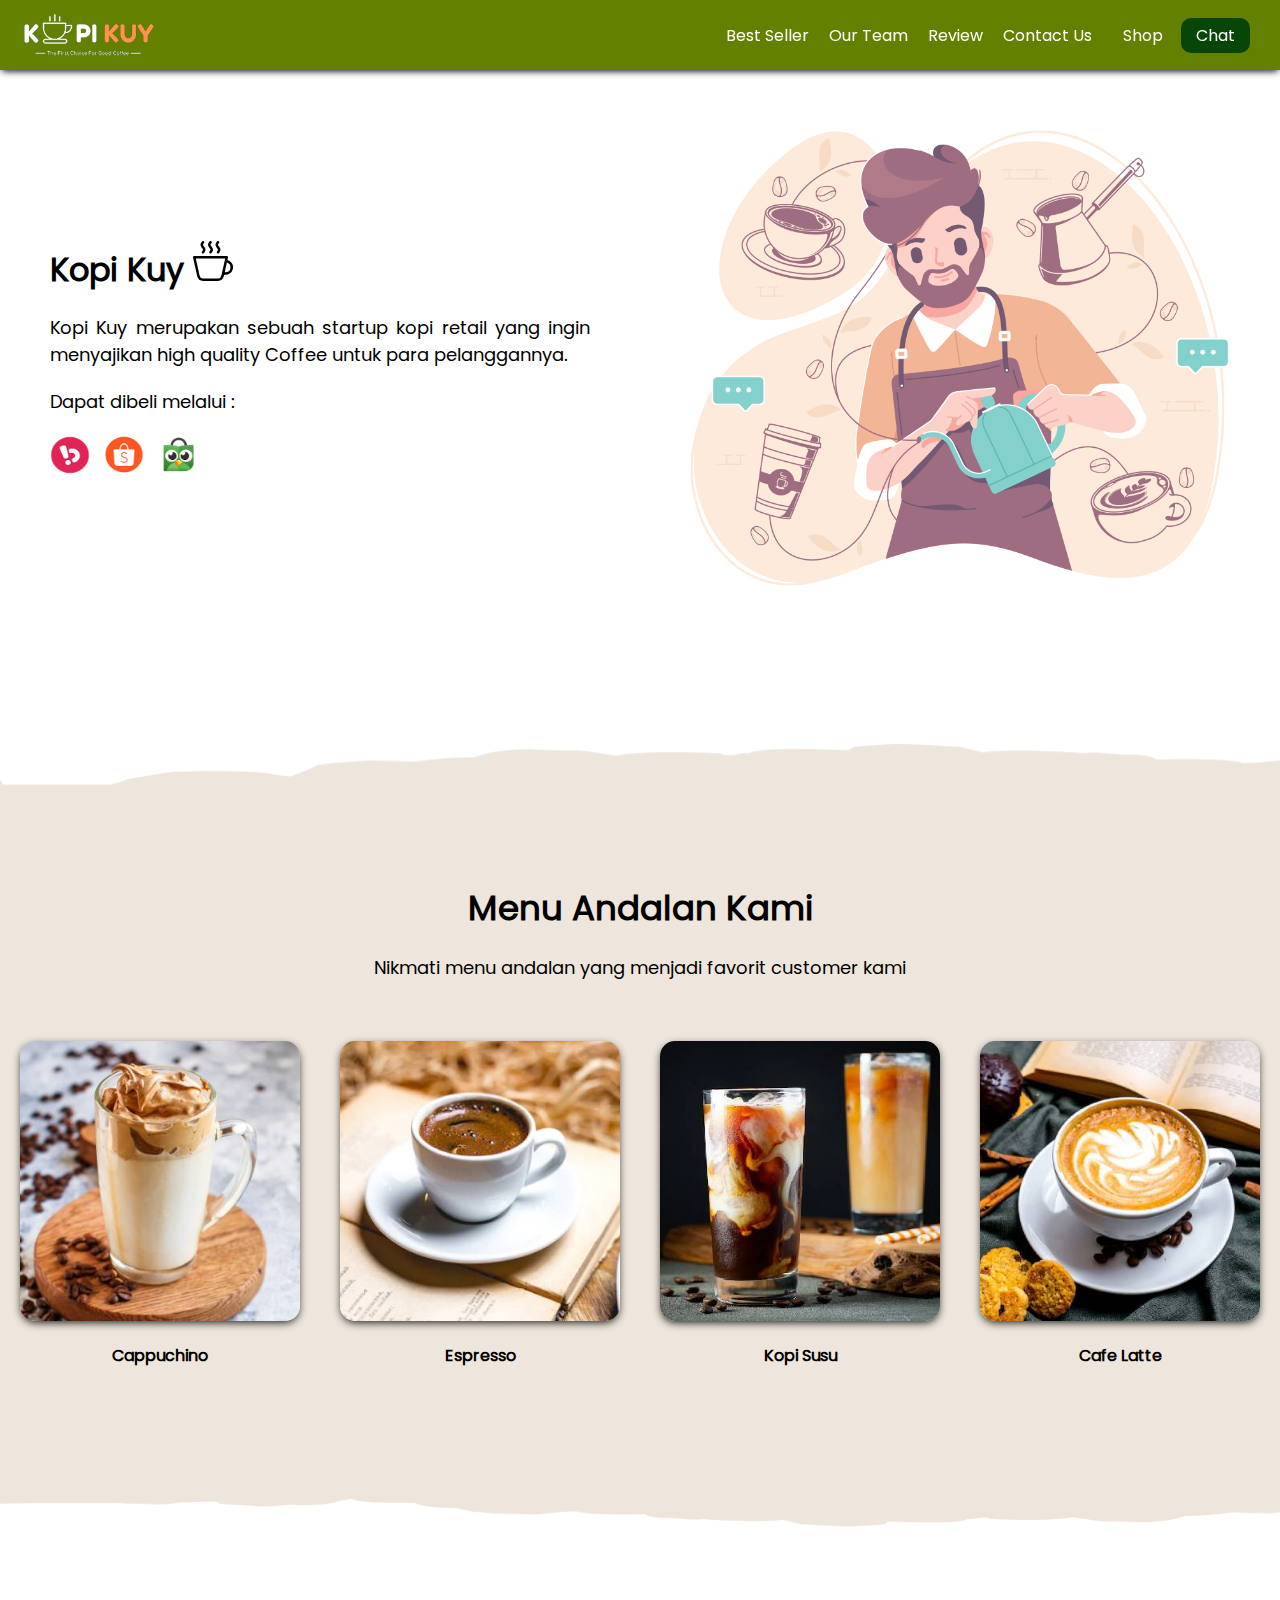
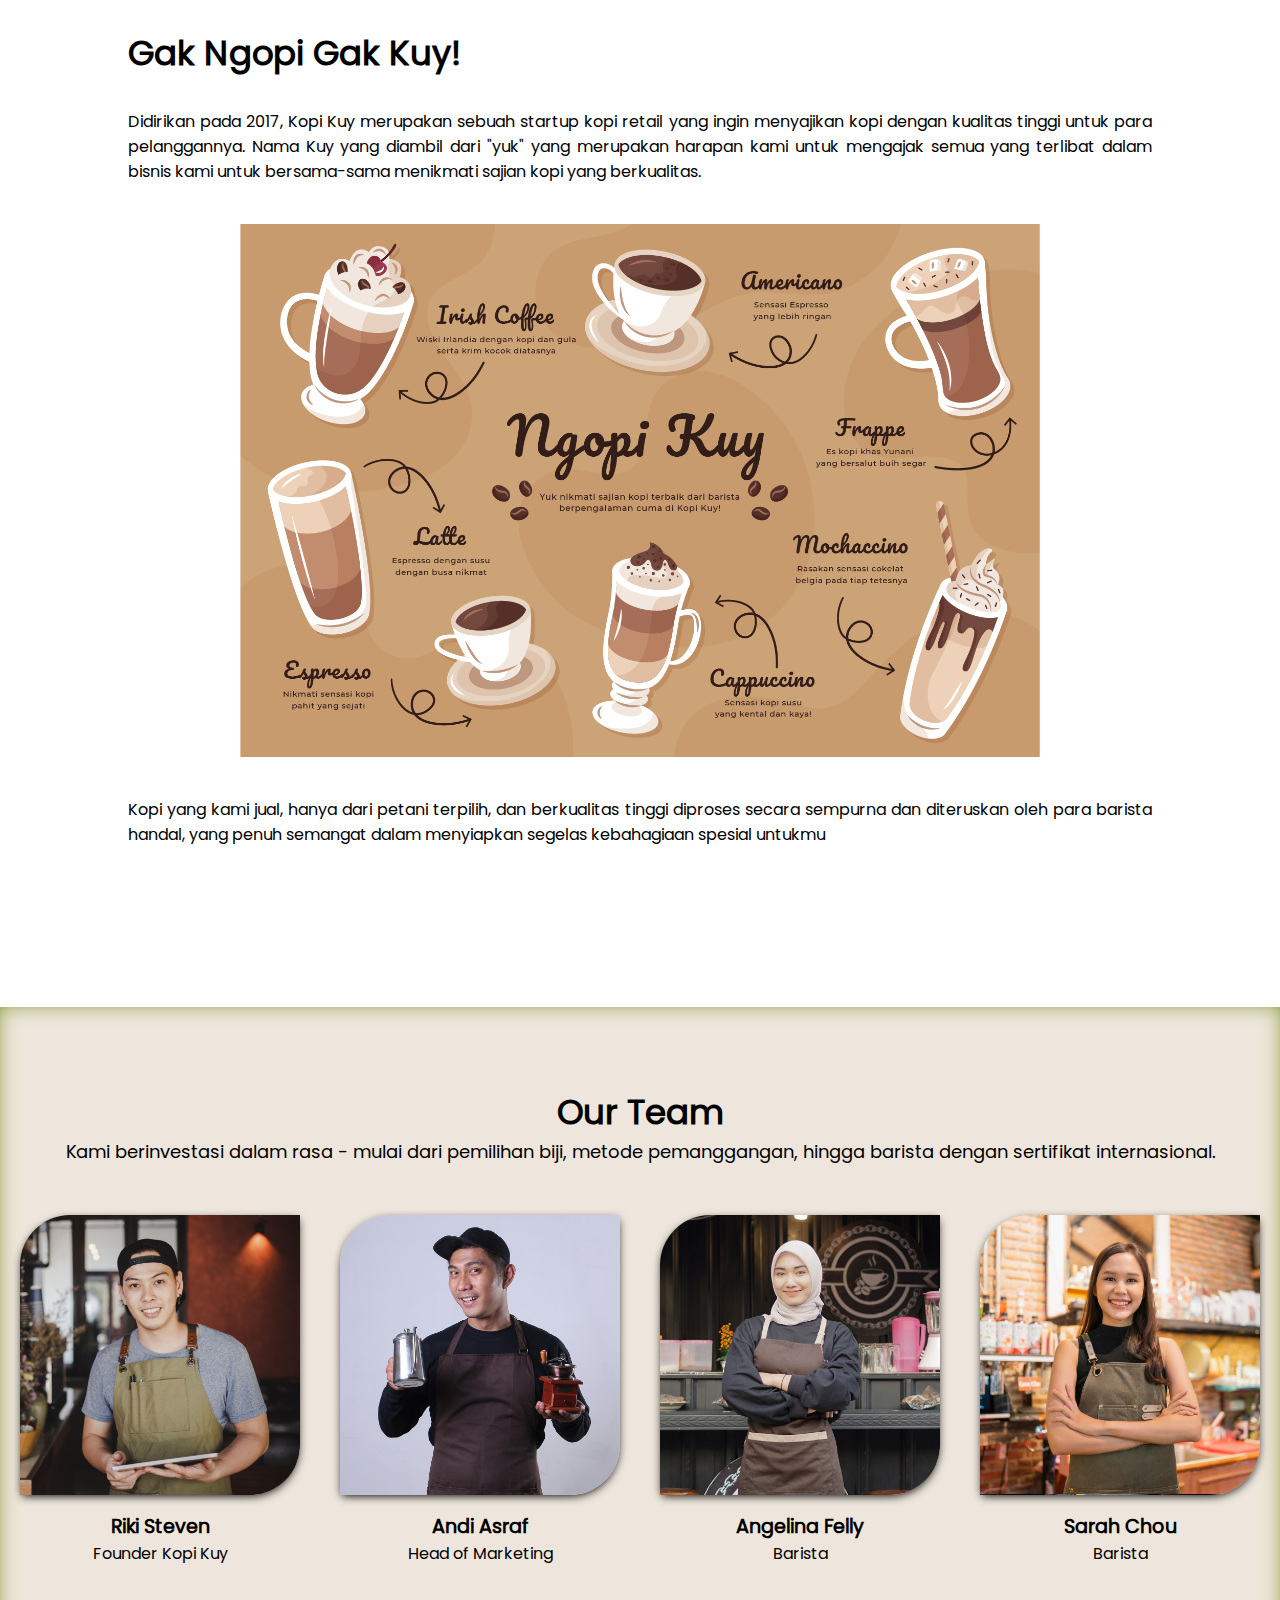
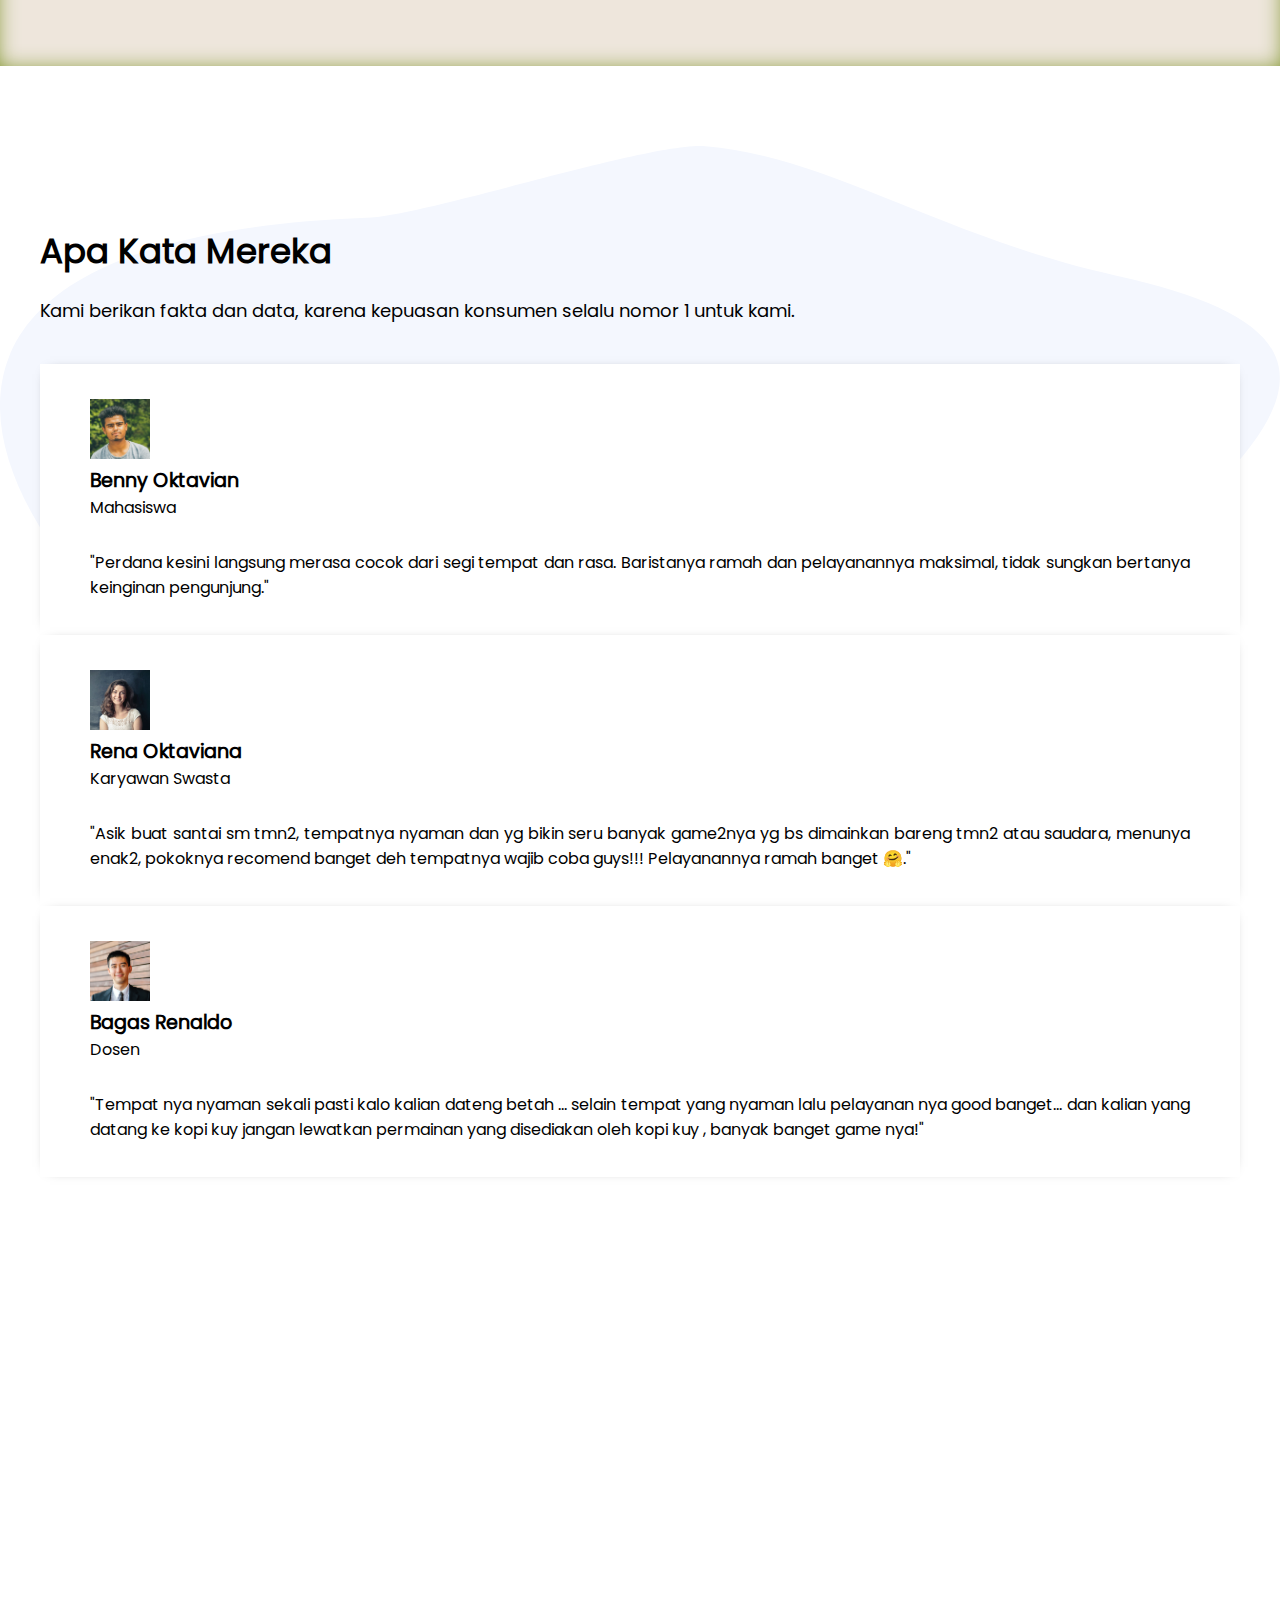
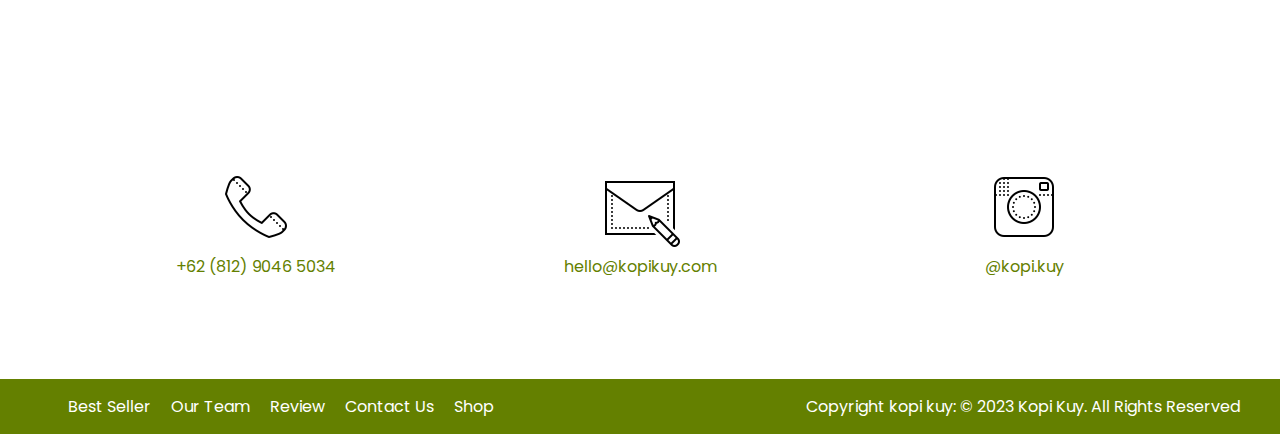
<file: index.html>
<!DOCTYPE html>
<html lang="id">

<head>
    <meta charset="UTF-8">
    <meta http-equiv="X-UA-Compatible" content="IE=edge">
    <meta name="viewport" content="width=device-width, initial-scale=1.0">
    <link rel="shortcut icon" href="images/favicon.ico" type="image/x-icon">
    <title>Website Kopi Kuy</title>
    <link rel="stylesheet" href="css/style.css">
</head>

<body>
    <nav>
        <img class="logo" src="images/logo/logo_kuy.png">
        <div class="navigasi">
            <a href="#best-seller">Best Seller</a>
            <a href="#our-team">Our Team</a>
            <a href="#review">Review</a>
            <a href="#contact-us">Contact Us</a>
        </div>
        <a class="shop" href="produk.html">Shop</a>
        <a class="chat" href="https://wa.me/628123456?text=Saya ingin bertanya" target="_blank">Chat</a>
    </nav>

    <!-- Tulis Kode HTML / <header> Setelah baris di bawah ini (baris 28) -->

    <header>
        <div class="kiri">
            <h1>
                Kopi Kuy
                <img src="images/icon/icon_kopi.svg" alt="">
            </h1>
            <p>Kopi Kuy merupakan sebuah startup kopi retail yang ingin menyajikan
                high quality Coffee untuk para pelanggannya.</p>
            <p>Dapat dibeli melalui :</p>
            <div class="olshop">
                <img src="images/logo/logo_bukalapak.png" alt="">
                <img src="images/logo/logo_shopee.png" alt="">
                <img src="images/logo/logo_tokopedia.png" alt="">
            </div>
        </div>
        <div class="kanan">
            <img src="images/header/header6.png" alt="">
        </div>
    </header>

    <section class="best-seller" id="best-seller">
        <h2>Menu Andalan Kami</h2>
        <p>Nikmati menu andalan yang menjadi favorit customer kami</p>

        <div class="produk">
            <img src="images/produk/product_capuchino.jpg" alt="">
            <p>Cappuchino</p>
        </div>
        <div class="produk">
            <img src="images/produk/product_espresso.jpg" alt="">
            <p>Espresso</p>
        </div>
        <div class="produk">
            <img src="images/produk/product_kopi_susu.jpg" alt="">
            <p>Kopi Susu</p>
        </div>
        <div class="produk">
            <img src="images/produk/product_latte.jpg" alt="">
            <p>Cafe Latte</p>
        </div>
    </section>

    <section class="about-us" id="about-us">
        <h2>Gak Ngopi Gak Kuy!</h2>
        <p>
            Didirikan pada 2017, Kopi Kuy merupakan sebuah startup kopi retail
            yang ingin menyajikan kopi dengan kualitas tinggi untuk para pelanggannya.
            Nama Kuy yang diambil dari "yuk" yang merupakan harapan kami untuk mengajak semua
            yang terlibat dalam bisnis kami untuk bersama-sama menikmati sajian kopi yang berkualitas.
        </p>
        <img src="images/about-us/aset_kopi_jumbo.png" alt="">
        <p>
            Kopi yang kami jual, hanya dari petani terpilih, dan berkualitas tinggi diproses
            secara sempurna dan diteruskan oleh para barista handal,
            yang penuh semangat dalam menyiapkan segelas kebahagiaan spesial untukmu
        </p>
    </section>

    <section class="our-team" id="our-team">

        <h2>Our Team</h2>

        <p>Kami berinvestasi dalam rasa - mulai dari pemilihan biji, metode pemanggangan,
            hingga barista dengan sertifikat internasional.</p>

        <div class="team">
            <img src="images/team/team1.jpg">
            <h3>Riki Steven</h3>
            <p>Founder Kopi Kuy</p>
        </div>

        <div class="team">
            <img src="images/team/team2.jpg">
            <h3>Andi Asraf</h3>
            <p>Head of Marketing</p>
        </div>

        <div class="team">
            <img src="images/team/team3.jpg">
            <h3>Angelina Felly</h3>
            <p>Barista</p>
        </div>

        <div class="team">
            <img src="images/team/team4.jpg">
            <h3>Sarah Chou</h3>
            <p>Barista</p>
        </div>

    </section>

    <section id="review" class="review">
        <h2>Apa Kata Mereka</h2>

        <p>Kami berikan fakta dan data, karena kepuasan konsumen selalu nomor 1 untuk kami.</p>

        <div class="testimoni">
            <img src="images/customer/customer1.jpg">
            <div class="profile">
                <h3>Benny Oktavian</h3>
                <p>Mahasiswa</p>
            </div>
            <p>"Perdana kesini langsung merasa cocok dari segi tempat dan rasa.
                Baristanya ramah dan pelayanannya maksimal, tidak sungkan bertanya keinginan pengunjung."</p>
        </div>

        <div class="testimoni">
            <img src="images/customer/customer2.jpg">
            <div class="profile">
                <h3>Rena Oktaviana</h3>
                <p>Karyawan Swasta</p>
            </div>
            <p>"Asik buat santai sm tmn2, tempatnya nyaman dan yg bikin seru banyak game2nya
                yg bs dimainkan bareng tmn2 atau saudara, menunya enak2, pokoknya recomend
                banget deh tempatnya wajib coba guys!!! Pelayanannya ramah banget 🤗."</p>
        </div>

        <div class="testimoni">
            <img src="images/customer/customer3.jpg">
            <div class="profile">
                <h3>Bagas Renaldo</h3>
                <p>Dosen</p>
            </div>
            <p>"Tempat nya nyaman sekali pasti kalo kalian dateng betah ...
                selain tempat yang nyaman lalu pelayanan nya good banget...
                dan kalian yang datang ke kopi kuy jangan lewatkan permainan yang disediakan
                oleh kopi kuy , banyak banget game nya!"</p>
        </div>
    </section>

    <section class="contact-us" id="contact-us">

        <iframe
            src="https://www.google.com/maps/embed?pb=!1m14!1m8!1m3!1d7932.741866032694!2d106.668581!3d-6.214715!3m2!1i1024!2i768!4f13.1!3m3!1m2!1s0x2e69f9912c7f297b%3A0xe5a3a671dae861ab!2sKopi%20kuy!5e0!3m2!1sid!2sid!4v1680617229460!5m2!1sid!2sid"
            allowfullscreen="" loading="lazy" referrerpolicy="no-referrer-when-downgrade"></iframe>

        <div class="kontak">
            <img src="images/icon/icon_phone.png">
            <p>+62 (812) 9046 5034</p>
        </div>

        <div class="kontak">
            <img src="images/icon/icon_mail.png">
            <p>hello@kopikuy.com</p>
        </div>

        <div class="kontak">
            <img src="images/icon/icon_instagram.png">
            <a href="https://imstagram.com" role="button">
                <p>@kopi.kuy</p>
            </a>
        </div>

    </section>

    <footer>
        <div class="navigasi">
            <a href="#best-seller">Best Seller</a>
            <a href="#our-team">Our Team</a>
            <a href="#review">Review</a>
            <a href="#contact-us">Contact Us</a>
            <a href="produk.html">Shop</a>
        </div>
        <p>Copyright kopi kuy: © 2023 Kopi Kuy. All Rights Reserved</p>
    </footer>


    <!--
        Kode HTML tidak boleh lewat dari batas ini
        Pastikan setiap section di tutup
        misalnya kode <section class="best-seller"> harus ada
        di bawah kode </header> (perhatikan ada garis miringnya
        dan setiap section harus setelah kode </section>
        jangan menulis <section> di dalam <section>
    -->
</body>

</html>
</file>
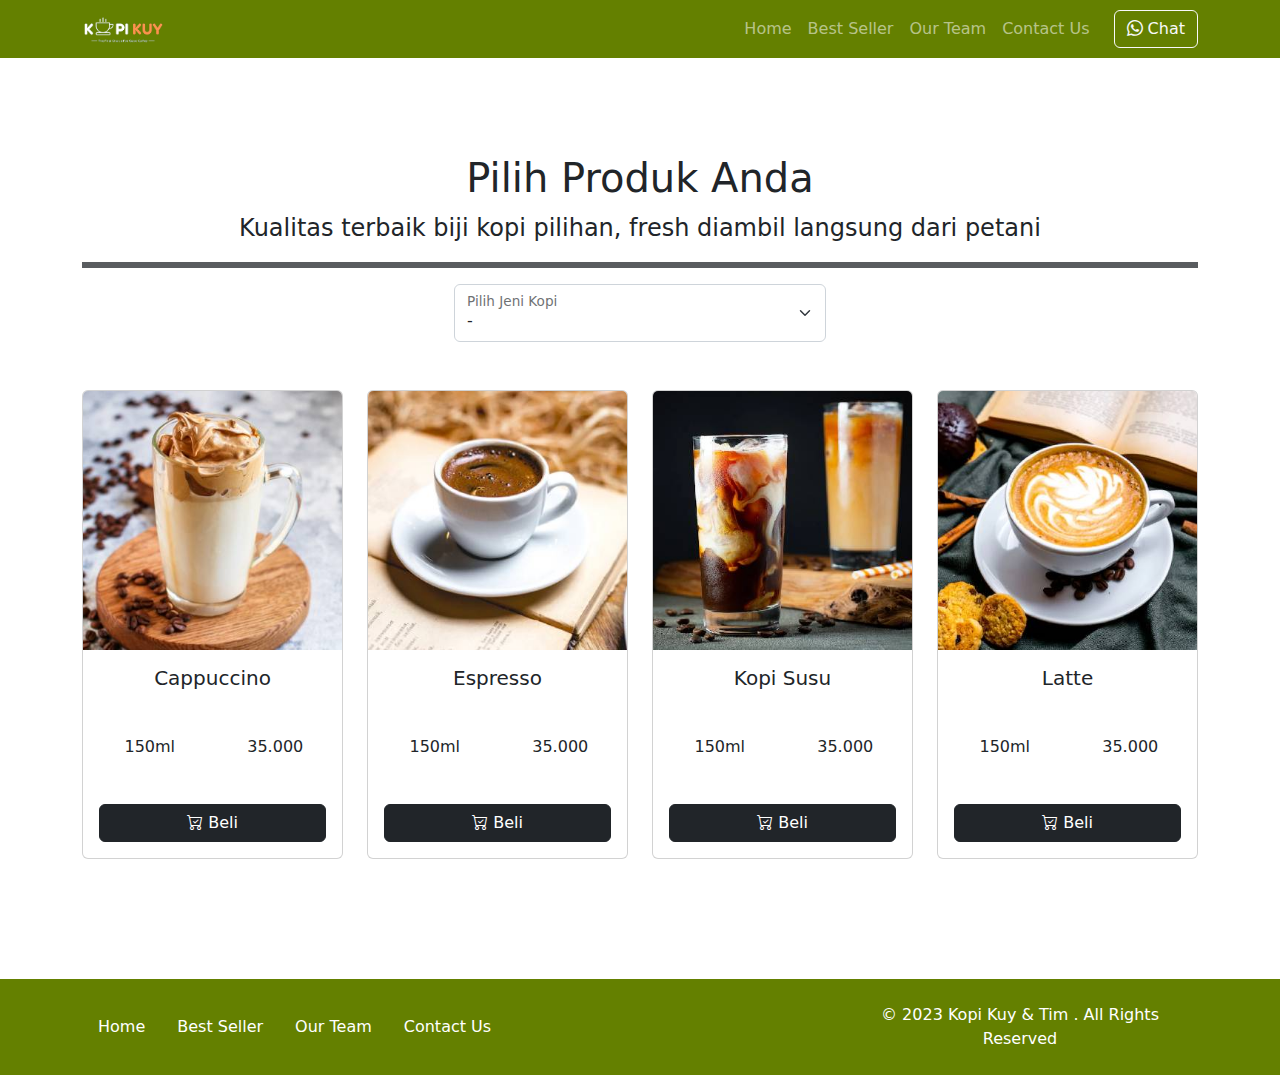
<file: produk.html>
<!DOCTYPE html>
<html lang="id">

<head>
    <meta charset="UTF-8">
    <meta http-equiv="X-UA-Compatible" content="IE=edge">
    <meta name="viewport" content="width=device-width, initial-scale=1.0">
    <link rel="shortcut icon" href="images/favicon/favicon.ico" type="image/x-icon">
    <title>Produk</title>
    <link rel="shortcut icon" href="images/favicon.ico" type="image/x-icon">
    <link rel="stylesheet" href="vendor/bootstrap/bootstrap.min.css">
    <link rel="stylesheet" href="vendor/bootstrap/bootstrap-icons.css">
    <script src="vendor/bootstrap/bootstrap.bundle.min.js"></script>
    <script src="js/jquery-3.6.3.min.js"></script>
    <style>
        /* tulis kode CSS internal di bawah sini */

        .bg-blue {
            background-color: rgb(100, 128, 0);
        }

        .btn-blue {
            background-color:rgb(100, 128, 0);
        }

        /* Batas Akhir penulisan kode CSS internal */
    </style>
</head>

<body>
    <!-- Tulis Kode Bootstrap Di Bawah Sini -->

    <nav class="navbar navbar-dark bg-blue navbar-expand-lg bisadicopy">
        <div class="container">
            <a class="navbar-brand" href="https://www.rikikurnia.com">
                <img src="images/logo/logo_kuy.png" height="30" alt="image">
            </a>
            <button class="navbar-toggler" type="button" data-bs-toggle="collapse" data-bs-target="#navbarNav11"
                aria-controls="navbarNav11" aria-expanded="false" aria-label="Toggle navigation">
                <span class="navbar-toggler-icon"></span>
            </button>
            <div class="collapse navbar-collapse" id="navbarNav11">
                <ul class="navbar-nav ms-auto">
                    <li class="nav-item active">
                        <a class="nav-link" href="index.html">Home</a>
                    </li>
                    <li class="nav-item">
                        <a class="nav-link" href="index.html">Best Seller</a>
                    </li>
                    <li class="nav-item">
                        <a class="nav-link" href="index.html">Our Team</a>
                    </li>
                    <li class="nav-item">
                        <a class="nav-link" href="index.html">Contact Us</a>
                    </li>
                </ul>
                <a class="btn btn-outline-light ms-md-3" href="https://wa.me/6281290465033"><i
                        class="bi bi-whatsapp"></i> Chat</a>
            </div>
        </div>
    </nav>

    <section class="riki-block produk text-center my-5 py-5">
        <div class="container">
            <h1>Pilih Produk Anda</h1>
            <p class="fs-4">Kualitas terbaik biji kopi pilihan, fresh diambil langsung dari petani</p>
            <hr class="border border-dark border-3 opacity-75">

            <!-- Ini Untuk Select -->
            <div class="form-floating col-md-4 mx-auto">
                <select class="form-select" id="select_kopi">
                    <option selected disabled>-</option>
                    <option value="arabica">Arabica</option>
                    <option value="robusta">Robusta</option>
                    <option value="nonkopi">Non Kopi</option>
                </select>
                <label for="select_kopi">Pilih Jeni Kopi</label>
            </div>

            <div id="baris_produk" class="row row-cols-1 row-cols-sm-2 row-cols-md-4 row-cols-lg-4 text-center mt-5">

                <div class="col mb-4">
                    <div class="card">
                        <img src="images/produk/product_capuchino.jpg" class="card-img-top" alt="...">
                        <div class="card-body">
                            <h5 class="card-title">Cappuccino</h5>
                            <div class="row hargasize my-4">
                                <div class="col">
                                    150ml
                                </div>
                                <div class="col">
                                    35.000
                                </div>
                            </div>
                            <a href="#" class="btn btn-dark w-100"><i class="bi bi-cart-check"></i> Beli</a>
                        </div>
                    </div>
                </div>

                <div class="col mb-4">
                    <div class="card">
                        <img src="images/produk/product_espresso.jpg" class="card-img-top" alt="...">
                        <div class="card-body">
                            <h5 class="card-title">Espresso</h5>
                            <div class="row hargasize my-4">
                                <div class="col">
                                    150ml
                                </div>
                                <div class="col">
                                    35.000
                                </div>
                            </div>
                            <a href="#" class="btn btn-dark w-100"><i class="bi bi-cart-check"></i> Beli</a>
                        </div>
                    </div>
                </div>

                <div class="col mb-4">
                    <div class="card">
                        <img src="images/produk/product_kopi_susu.jpg" class="card-img-top" alt="...">
                        <div class="card-body">
                            <h5 class="card-title">Kopi Susu</h5>
                            <div class="row hargasize my-4">
                                <div class="col">
                                    150ml
                                </div>
                                <div class="col">
                                    35.000
                                </div>
                            </div>
                            <a href="#" class="btn btn-dark w-100"><i class="bi bi-cart-check"></i> Beli</a>
                        </div>
                    </div>
                </div>

                <div class="col mb-4">
                    <div class="card">
                        <img src="images/produk/product_latte.jpg" class="card-img-top" alt="...">
                        <div class="card-body">
                            <h5 class="card-title">Latte</h5>
                            <div class="row hargasize my-4">
                                <div class="col">
                                    150ml
                                </div>
                                <div class="col">
                                    35.000
                                </div>
                            </div>
                            <a href="#" class="btn btn-dark w-100"><i class="bi bi-cart-check"></i> Beli</a>
                        </div>
                    </div>
                </div>

            </div>
        </div>
    </section>

    <footer class="riki-block footer-small py-4 bg-blue">
        <div class="container">
            <div class="row align-items-center">
                <div class="col-12 col-md-8">
                    <ul class="nav justify-content-center justify-content-md-start">
                        <li class="nav-item active">
                            <a class="nav-link" href="index.html">Home</a>
                        </li>
                        <li class="nav-item">
                            <a class="nav-link" href="index.html#best-seller">Best Seller</a>
                        </li>
                        <li class="nav-item">
                            <a class="nav-link" href="index.html#our-team">Our Team</a>
                        </li>
                        <li class="nav-item">
                            <a class="nav-link" href="index.html#contact-us">Contact Us</a>
                        </li>

                    </ul>
                </div>

                <div class="col-12 col-md-4 mt-4 mt-md-0 text-center text-md-right">
                    &copy; 2023 Kopi Kuy &amp; Tim . All Rights Reserved
                </div>
            </div>
        </div>
    </footer>



    </section>



    <!-- Batas Akhir penulisan kode Bootstrap -->
    <script>
        /* Tulis Javascript Di bawah Sini */

        var sumber = "https://rikikurnia.com/prakerja/api/kopi"
        var sumber2 = "data.json"

        select_kopi.onchange = function () {
            var dipilih = select_kopi.value
            console.log(dipilih)

            var template = ""
            $.getJSON(sumber2).then(function (data) {
                var data_kopi = data[dipilih]
                console.log(data_kopi)

                data_kopi.forEach(item => {
                    template += `<div class="col mb-4">
                                    <div class="card">
                                        <img src="${item.foto}" class="card-img-top" alt="...">
                                        <div class="card-body">
                                            <h5 class="card-title">${item.nama}</h5>
                                            <div class="row hargasize my-4">
                                                <div class="col">
                                                    ${item.size}
                                                </div>
                                                <div class="col">
                                                    ${item.harga}
                                                </div>
                                            </div>
                                            <a href="${item.link}" class="btn btn-dark w-100">
                                                <i class="bi bi-cart-check"></i> Beli</a>
                                        </div>
                                    </div>
                                </div>`
                })

                baris_produk.innerHTML = template

            })

        }

        /* Batas Akhir penulisan kode Javascript */
    </script>
</body>

</html>
</file>
<file: css/style.css>
/* Kode * di bawah ini untuk mereset tampilan setiap web browser supaya seragam */

* {
   box-sizing: border-box;
   margin: 0;
   padding: 0;
}

html {
   /* scroll-behavior: smooth agar scroll ketika klik pada navigasi menjadi halus */
   scroll-behavior: smooth;
}

/* 
Kode di bawah ini untuk mengatur nav sampai footer agar memiliki tampilan flexibel
selengkapnya akan di bahas di hari ke 3
*/

nav,
header,
section,
footer {
   /* 
      display: flex memiliki pengaturan yang dapat mengatur agar elemen
      di dalamnya memiliki ukuran yang fleksibel
      digunakan saat ada elemen yang isinya lebih dari satu kolom
   */
   display: flex;
   /* 
      align-items: center mengatur elemen di dalamnya rata tengah vertikal
   */
   align-items: center;

   /* 
      justify-content: center mengatur elemen di dalamnya rata tengah horizontal
   */
   justify-content: center;

   /* 
      flex-wrap: wrap mengatur agar jika lebar elemen berlebih, maka elemen
      akan otomatis diletakan di baris baru (tidak dipaksakan di satu baris)
   */
   flex-wrap: wrap;
}



/* 
Kode @font-face untuk menginstall font ke dalam Website 
src adalah untuk lokasi fontnya, font dapat di cari di website https://fonts.google.com/
dengan memberi nama family, maka kita mendaftarkan font tersebut ke dalam website
*/

@font-face {
   src: url(../fonts/poppins.woff2);
   font-family: 'Poppins';
}

body {
   /* 
   mendaftarkan semua teks pada body menjadi family Poppins 
   kenapa pada body? karena elemen body membungkus semua elemen dari nav section sampai footer
   */
   font-family: 'Poppins';
}

/*
Misalnya ada font dari google yang bernama Irish Grover yang berada di:
https://fonts.gstatic.com/s/irishgrover/v23/buExpoi6YtLz2QW7LA4flVgv__RP.woff2

maka bisa coba copy kode berikut untuk menginstall font tadi:

@font-face {
  font-family: 'Irish Grover';
  font-style: normal;
  font-weight: 400;
  src: url(https://fonts.gstatic.com/s/irishgrover/v23/buExpoi6YtLz2QW7LA4flVgv__RP.woff2) format('woff2');
}

Jika kode di atas sudah di copy
Nanti pada element yang ingin menggunakan font Irish Grover Tadi, tinggal diganti font-familynya
misal mau mengganti h1 dan h2 maka kodenya sebagai berikut:

h1,h2 {
   font-family: 'Irish Grover';
}

*/


a {
   /* menghilangkan garis bawah pada link */
   text-decoration: none;

   /* 
   color: adalah untuk mengganti warna tulisan.
   color:unset digunakan pada a untuk menghilangkan warna bawaan pada link (biasanya warna biru) 
   */
   color: unset;
}

h2 {
   /* mengatur ukuran huruf ke 34 pixel */
   font-size: 34px;
}

h3 {
   /* mengatur ukuran huruf ke 1.2rem */
   font-size: 1.2rem;
}

h1,
h2,
h3 {
   /* mengatur tebal huruf bisa bold, normal*/
   font-weight: bold;
}

img {
   /* 
      kode max-width artinya lebar maksimal
      mengatur agar semua elemen img memiliki lebar maksimal 100% agar
      besar gambar tidak melebihi layar ataupun elemen pembungkus
   */
   max-width: 100%;
}

/* Navigasi */

nav {
   /* 
   background-color mengatur warna latar belakang 
   untuk pengguna hp, pergantian warna tidak bisa seperti vs code
   hanya dapat menggunakan warna bahasa inggris seperti: red, green, brown, purple dsb
   untuk pengguna vscode silahkan arahkan mouse ke kotak warna di bawah
   untuk mengganti warna sesuai keinginan
   */
   background-color: rgb(100, 128, 0);

   /* box-shadow membuat efek bayangan */
   box-shadow: 0 3px 7px -2px #000;

   /* width mengatur lebar elemen. 100% agar lebarnya full dari kiri sampai kanan layar */
   width: 100%;

   /* 
   padding digunakan untuk memberi jarak ke dalam. 
   efeknya bila digunakan pada elemen yang memiliki warna latar akan membuat elemen tersebut 'gemuk'
   padding-top artinya jarak ke atas, nilai padding dapat berupa
   padding-top, padding-bottom, padding-left, padding-right
   */
   padding-top: 10px;
   padding-bottom: 10px;

   /* 
   position mengatur posisi elemen, position:fixed supaya elemen nav akan ikut menempel di atas layar
   saat kita scroll ke bawah. Jika ingin navigasi gak nempel, bisa menggunakan position:static;
   */
   position: fixed;

   /* Nilai z-index semakin besar, maka elemen akan semakin di depan */
   z-index: 500;
}

img.logo {
   /* height mengatur tinggi elemen */
   height: 50px;
   /* penjelasan margin mirip dengan padding, fungsinya untuk memberi jarak pada elemen */
   margin-left: 20px;
}

div.navigasi {
   margin-left: auto;
   margin-right: 15px;
}

nav a {
   color: #fff;
   padding-left: 8px;
   padding-right: 8px;
}

a.shop {
   margin-right: 10px;
}

a.chat {
   margin-right: 30px;
   background-color: rgb(8, 69, 8);
   color: #fff;
   padding-top: 5px;
   padding-right: 15px;
   padding-bottom: 5px;
   padding-left: 15px;
   border-radius: 10px;
}


/* 
   PERHATIKAN bahwa dalam mengatur elemen, nama elemen langsung ditulis
   sedangkan untuk mengatur class, dibutuhkan tanda titik (.) terlebih dulu
   img {} berarti seluruh elemen dengan tag img (<img src="....">), 
   sedangkan .img artinya hanya elemen dengan class img (<img class="img" src="...">) 
*/


/* HEADER */


header,
section {
   /*
    padding mengatur jarak ke dalam
    pada padding dan margin ditambahkan top / right / bottom / top 
    untuk mengatur jarak masing-masing 
   */
   padding-top: 80px;
   padding-bottom: 80px;

   /* margin mengatur jarak ke luar */
   margin-bottom: 80px;
}

/* penulisan CSS dapat digabung dengan beberapa elemen */
header div.kiri,
header div.kanan {
   /* width mengatur lebar elemen. 50% artinya setengah ukuran elemen pembungkus */
   text-align: Justify;
   width: 50%;
   padding: 50px;
}

header h1 {
   margin-bottom: 20px;
}

header p {
   /* font-size digunakan untuk mengatur ukuran huruf */
   font-size: 18px;
   margin-bottom: 20px;
}

div.olshop img {
   width: 40px;
   /* aspect-ratio:1 agar tinggi menyesuaikan width */
   aspect-ratio: 1;
   margin-right: 10px;
}

/* Best Seller */

section.best-seller {
   position: relative;

   /* background-color mengatur warna latar belakang elemen */
   background-color: #EEE6DC;

   /* text-align mengatur rata tulisan, bisa bernilai: left, right, center, justify */
   text-align: center;
}

/* 
terkait position, after, dan before memerlukan pemahaman mendalam
terkait layout pada CSS untuk dapat memahami secara penuh 
*/

section.best-seller::before,
section.best-seller::after {
   position: absolute;
   content: "";
   width: 100%;
   height: 76px;

   /* background-image untuk menambahkan gambar sebagai background */
   background-image: url(../images/background/garis-atas.png);

   /*background-size agar gambar latar menyesuaikan tinggi / lebar elemen */
   background-size: cover;

   top: -60px;
   left: 0;
}

section.best-seller::after {
   height: 60px;
   background-image: url(../images/background/garis-bawah.png);
   top: unset;
   bottom: -60px;
}

section.best-seller h2 {
   margin-bottom: 20px;
   width: 100%;
}

/* 
Penulisan section.best-seller > p berarti mengatur elemen p yang langsung
di bungkus oleh elemen <section class="best-seller">
aturan ini tidak berlaku untuk elemen <p> yang ada di dalam <div class="produk">
*/

section.best-seller>p {
   font-size: 18px;
   margin-bottom: 40px;
   width: 100%;
}

div.produk {
   /* 
      Penulisan padding dan margin seperti padding:20px ini penulisan singkat 
      yang berarti top, right, bottom, left nilainya sama, yaitu 20px 
   */
   padding: 20px;
   width: 25%;
}

div.produk img {
   /* transition membuat animasi transisi dari perubahan style, 0.3s berarti 0.3 detik */
   transition: all 0.3s ease;

   /* border-radius  Membuat sudut membulat */
   border-radius: 15px;

   /* box-shadow membuat efek bayangan */
   box-shadow: 0 3px 10px -2px #000;
}

/*

kode div.produk img:hover akan dijalankan saat mouse ada di atas elemen <img> yang ada
di dalam <div class="produk"> 
karena ada efek transition pada div.produk img 
maka akan menghasilkan efek animasi yang smooth

*/
div.produk img:hover {

   /* membuat transformasi, bisa berupa scale(1.05), rotate(180deg), translateY(-50px), dsb */
   transform: scale(0.9);
   border-radius: 50%;
}

div.produk p {
   margin-top: 15px;
   font-weight: bold;
}



/* About US */

section.about-us {
   /* max-width: 80%; mengatur lebar maksimal elemen tidak boleh melebihi 80% layar */
   max-width: 80%;

   /* margin-left dan margin-right auto akan membuat posisi elemen berada di tengah */
   margin-left: auto;
   margin-right: auto;
   text-align: Justify;
}

section.about-us h2 {
   margin-bottom: 30px;
   width: 100%;
}

section.about-us img {
   /* 
      Penulisan width: 800px dan max-width: 100% mengatur agar
      elemen memiliki lebar 800px namun tidak boleh melebihi 100% ukuran layar
   */
   width: 800px;
   max-width: 100%;
   margin: auto;
}

/*
section.about-us p:nth-child(2) berarti mengatur elemen ke 2 dengan jenis <p>
yang ada di dalam <section class="about-us">
*/

section.about-us p:nth-child(2) {
   margin-bottom: 40px;
}

section.about-us p:nth-child(4) {
   margin-top: 40px;
}


/* OUR TEAM */

section.our-team {
   background-color: #EEE6DC;
   box-shadow: inset 0px 0px 23px -6px rgb(100, 128, 0);;
   text-align: center;
   font-style: inherit;
}

section.our-team h2 {
   margin-bottom: 2ßpx;
   width: 100%;
}

section.our-team>p {
   margin-bottom: 30px;
   font-size: 18px;
   width: 800px;
   max-width: 90%;
   margin-left: auto;
   margin-right: auto;
   width: 100%;
}

div.team {
   width: 25%;
   padding: 20px;
}

div.team img {
   width: 100%;
   aspect-ratio: 1/1;
   object-fit: cover;
   box-shadow: 0 3px 10px -2px #000;
   border-radius: 50px 0px 50px 0px;
   margin-bottom: 10px;
}


/* REVIEW */

section.review {
   background-image: url(../images/background/bg-review.svg);
   /* 
      background-size: contain;
      membuat gambar latar belakang tidak terpotong
   */
   background-size: contain;

   /* 
      background-repeat: no-repeat;
      membuat gambar latar belakang tidak diulang (duplikat)
   */
   background-repeat: no-repeat;
   padding-left: 40px;
   padding-right: 40px;
   justify-content: space-around;
   /* align-items: stretch; membuat tinggi elemen di dalam .review .baris seragam */
   text-align: Justify;
}

section.review h2 {
   margin-bottom: 20px;
   width: 100%;
}

section.review>p {
   margin-bottom: 40px;
   font-size: 18px;
   width: 100%;
}

div.testimoni {
   width: 100%;
   display: Justify;
   flex-wrap: wrap;
   padding: 35px 50px;
   box-shadow: 0px 0px 12px -10px #000;
   background-color: #fff;
}

div.testimoni img {
   width: 60px;
   height: 60px;
   margin-right: 15px;
   object-fit: cover;
}

div.profile {
   text-align: left;
   display: block;
   margin-bottom: 30px;
   width: calc(100% - 75px);
}

div.profile p {
   width: 100%;
   text-align: left;
}

div.testimoni>p {
   width: 100%;
   text-align: Justify;
}


/* CONTACT US */
section.contact-us {
   margin-bottom: 20px;
}

section.contact-us iframe {
   width: 100%;
   height: 300px;
   border: 0;
}

div.kontak {
   width: 30%;
   /* color mengatur warna tulisan */
   color: rgb(100, 128, 0);
   text-align: center;
   margin-top: 50px;
}


/* FOOTER */

footer {
   background-color: rgb(100, 128, 0);
   padding-top: 15px;
   padding-bottom: 15px;
   color: #fff;
   padding-right: 40px;
   padding-left: 40px;
}

footer div.navigasi {
   margin-left: 20px;
   margin-right: auto;
}

footer div.navigasi a {
   padding: 8px;
}

/* UNTUK kode RESPONSIF hari ke 3 tulis DI BAWAH sini */

@media (max-width:600px) {

   .navigasi {
      display: none;
   }

   a.shop {
      margin-right: 20px;
      margin-left: auto;
   }

   header div.kiri{
      width: 10%;
      text-align: Justify;
   }

   header div.kanan {
      width: 100%;
      text-align: center;
   }

   div.produk,
   div.team,
   div.kontak {
      width: 50%;
   }

   div.testimoni {
      width: 100%;
      margin-bottom: 30px;
   }
}


/* Kode CSS Selesai di sini */
</file>
